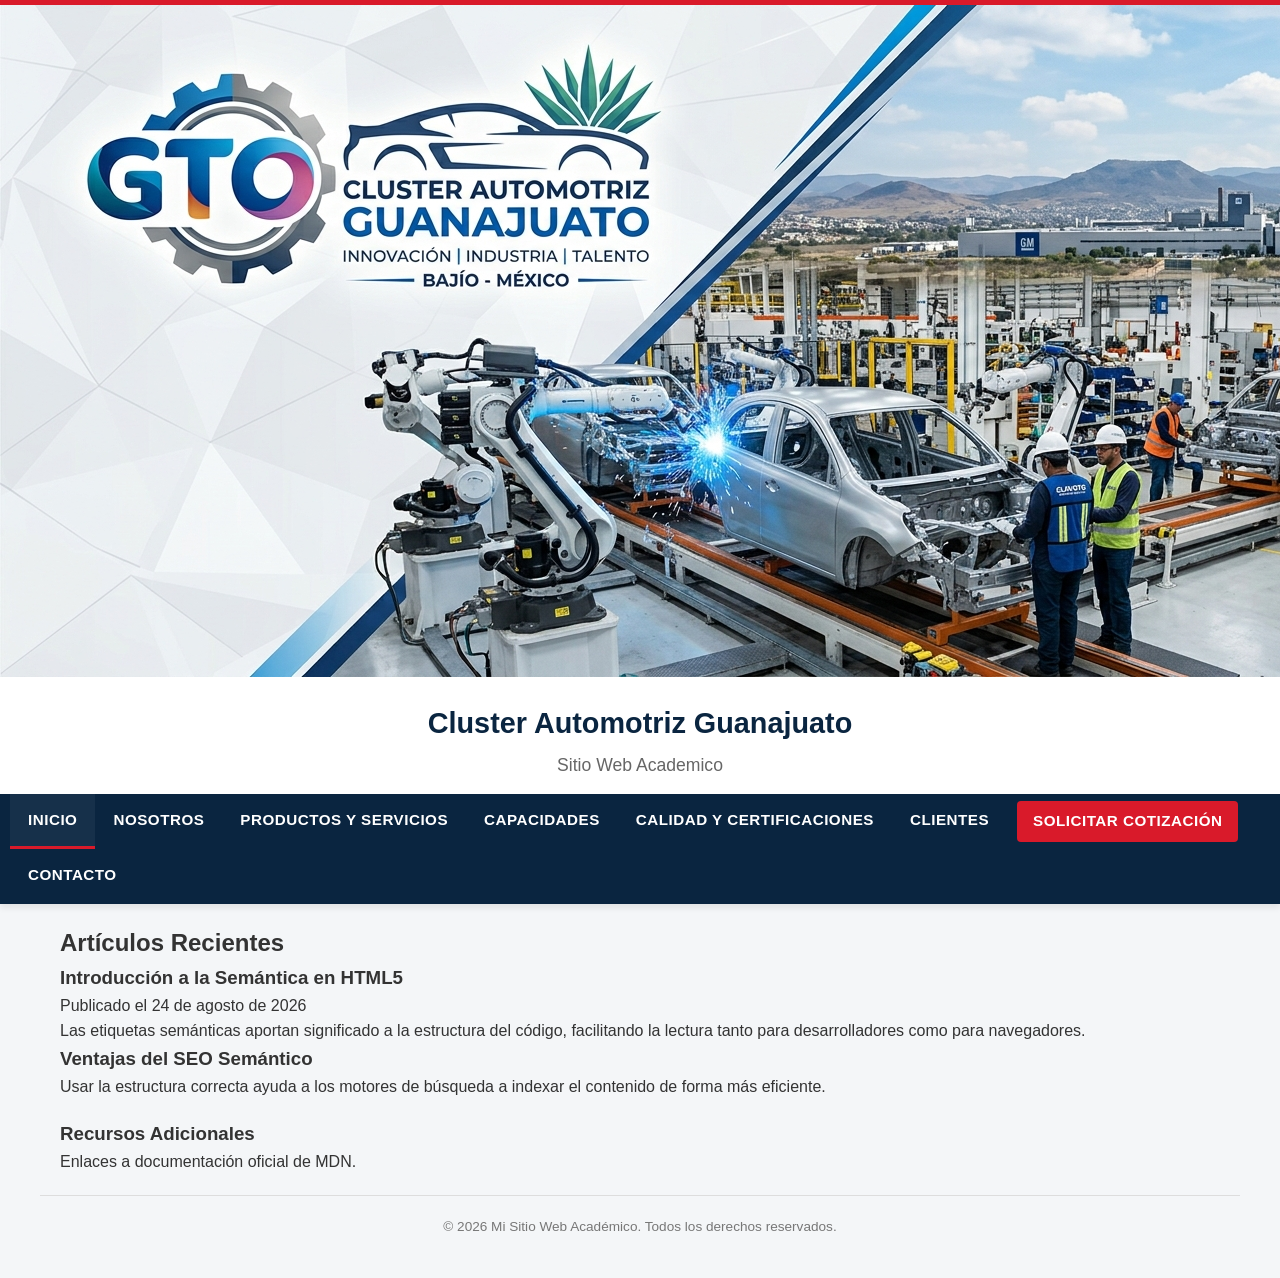
<file: cluster/index.html>
<!DOCTYPE html>
<html lang="es">
<head>
    <meta charset="UTF-8">
    <meta name="viewport" content="width=device-width, initial-scale=1.0">
    
    <title>Plantilla Semántica HTML5 - Clúster Automotriz</title>
    <link rel="stylesheet" href="css/main.css"> 
</head>
<body>

    <!-- Encabezado principal del sitio -->
    <header class="header-site">
        <img src="img/Imagen_cluster_automotriz.jpg" alt="Logotipo Cluster Automotriz">
        <h1 id="sub">Cluster Automotriz Guanajuato</h1>
        <h1 id="sub1">Sitio Web Academico</h1>
        
        <!-- Menú de navegación principal -->
        <nav id="navbar" class="main-nav">
            <ul class="nav-list">
                <li class="nav-item"><a href="#inicio" class="nav-link active">Inicio</a></li>
                <li class="nav-item"><a href="#nosotros" class="nav-link">Nosotros</a></li>
                <li class="nav-item"><a href="#productos_servicios" class="nav-link">Productos y Servicios</a></li>
                <li class="nav-item"><a href="#capacidades" class="nav-link">Capacidades</a></li>
                <li class="nav-item"><a href="#calidad_certificaciones" class="nav-link">Calidad y Certificaciones</a></li>
                <li class="nav-item"><a href="#sectores_clientes" class="nav-link">Clientes</a></li>
                <li class="nav-item"><a href="#cotizacion" class="nav-link btn-quote">Solicitar Cotización</a></li>
                <li class="nav-item"><a href="#contacto" class="nav-link">Contacto</a></li>
            </ul>
        </nav>
    </header>

    <!-- Contenido principal de la página -->
    <main>
        <!-- Sección temática -->
        <section id="articulos">
            <h2>Artículos Recientes</h2>

            <article>
                <h3>Introducción a la Semántica en HTML5</h3>
                <p>Publicado el <time datetime="2026-08-24">24 de agosto de 2026</time></p>
                <p>Las etiquetas semánticas aportan significado a la estructura del código, facilitando la lectura tanto para desarrolladores como para navegadores.</p>
            </article>

            <article>
                <h3>Ventajas del SEO Semántico</h3>
                <p>Usar la estructura correcta ayuda a los motores de búsqueda a indexar el contenido de forma más eficiente.</p>
            </article>
        </section>
    </main>

    <!-- Barra lateral -->
    <aside>
        <h3>Recursos Adicionales</h3>
        <p>Enlaces a documentación oficial de MDN.</p>
    </aside>

    <!-- Pie de página -->
    <footer>
        <p>&copy; 2026 Mi Sitio Web Académico. Todos los derechos reservados.</p>
    </footer>

</body>
</html>
</file>
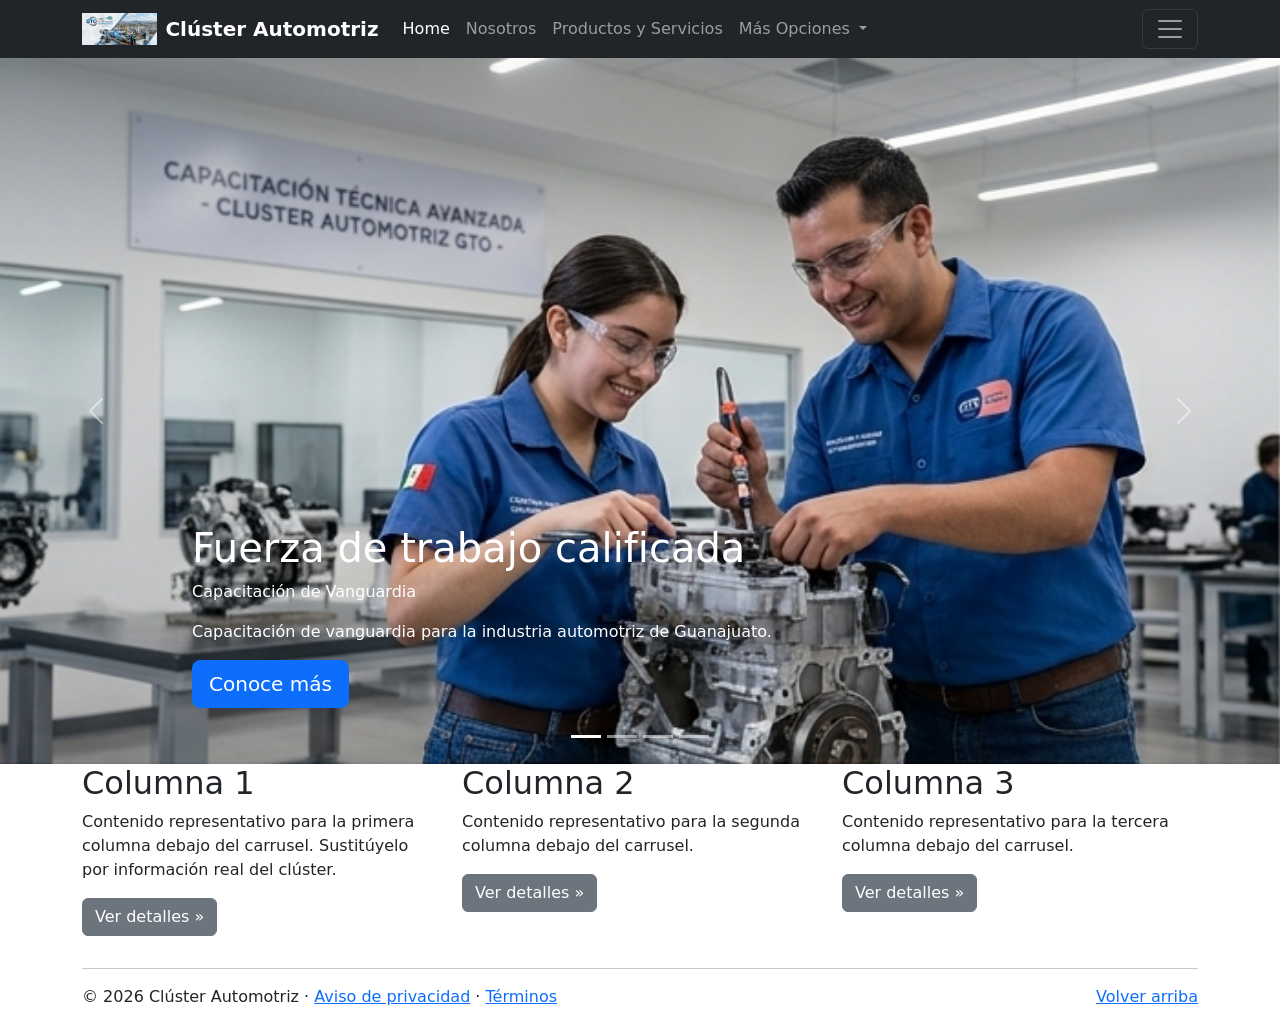
<file: cluster/PrograWeb_Bootstrap/index.html>
<!doctype html>
<html lang="es" data-bs-theme="auto">
  <head>
    <meta charset="utf-8">
    <meta name="viewport" content="width=device-width, initial-scale=1">
    <meta name="description" content="Sitio del Clúster Automotriz">
    <title>Clúster Automotriz</title>

    <link href="https://cdn.jsdelivr.net/npm/bootstrap@5.3.8/dist/css/bootstrap.min.css" rel="stylesheet" integrity="sha384-sRIl4kxILFvY47J16cr9ZwB07vP4J8+LH7qKQnuqkuIAvNWLzeN8tE5YBujZqJLB" crossorigin="anonymous">


  </head>
  <body>
    <div class="d-flex flex-column min-vh-100">

      <header data-bs-theme="dark">
        <div class="collapse text-bg-dark" id="navbarHeader">
          <div class="container">
            <div class="row">
              <div class="col-sm-8 col-md-7 py-4">
                <h4>Clúster Automotriz</h4>
                <p class="text-body-secondary">Impulsando la competitividad de la industria automotriz en la región. Conoce nuestras iniciativas, proyectos y aliados.</p>
              </div>
              <div class="col-sm-4 offset-md-1 py-4">
                <h4>Contacto</h4>
                <ul class="list-unstyled">
                  <li><a href="#" class="text-white">Síguenos en Twitter</a></li>
                  <li><a href="#" class="text-white">Síguenos en Facebook</a></li>
                  <li><a href="#" class="text-white">Escríbenos</a></li>
                </ul>
              </div>
            </div>
          </div>
        </div>

        <nav class="navbar navbar-dark bg-dark shadow-sm navbar-expand-lg">
          <div class="container">
            <a href="#" class="navbar-brand d-flex align-items-center">
              <img src="img/Imagen_cluster_automotriz.jpg" alt="Logotipo Cluster Automotriz" height="32" class="me-2">
              <strong>Clúster Automotriz</strong>
            </a>

            <button class="navbar-toggler" type="button" data-bs-toggle="collapse" data-bs-target="#navbarNavDropdown" aria-controls="navbarNavDropdown" aria-expanded="false" aria-label="Toggle navigation">
              <span class="navbar-toggler-icon"></span>
            </button>

            <div class="collapse navbar-collapse" id="navbarNavDropdown">
              <ul class="navbar-nav me-auto mb-2 mb-lg-0">
                <li class="nav-item">
                  <a class="nav-link active" aria-current="page" href="#">Home</a>
                </li>
                <li class="nav-item">
                  <a class="nav-link" href="nosotros.html">Nosotros</a>
                </li>
                <li class="nav-item">
                  <a class="nav-link" href="productos-servicios.html">Productos y Servicios</a>
                </li>
                <li class="nav-item dropdown">
                  <a class="nav-link dropdown-toggle" href="#" role="button" data-bs-toggle="dropdown" aria-expanded="false">
                    Más Opciones
                  </a>
                  <ul class="dropdown-menu">
                    <li><a class="dropdown-item" href="contacto.html">Contacto</a></li>
                    <li><a class="dropdown-item" href="facturacion.html">Facturación</a></li>
                    <li><a class="dropdown-item" href="soporte-tecnico.html">Soporte Técnico</a></li>
                  </ul>
                </li>
              </ul>

              <button class="navbar-toggler d-none d-lg-inline-block ms-2" type="button" data-bs-toggle="collapse" data-bs-target="#navbarHeader" aria-controls="navbarHeader" aria-expanded="false" aria-label="Toggle navigation">
                <span class="navbar-toggler-icon"></span>
              </button>
            </div>
          </div>
        </nav>
      </header>

      <main class="flex-shrink-0">
        <div id="carouselExample" class="carousel slide" data-bs-ride="carousel">

          <div class="carousel-indicators">
            <button type="button" data-bs-target="#carouselExample" data-bs-slide-to="0" class="active" aria-current="true" aria-label="Slide 1"></button>
            <button type="button" data-bs-target="#carouselExample" data-bs-slide-to="1" aria-label="Slide 2"></button>
            <button type="button" data-bs-target="#carouselExample" data-bs-slide-to="2" aria-label="Slide 3"></button>
            <button type="button" data-bs-target="#carouselExample" data-bs-slide-to="3" aria-label="Slide 4"></button>
          </div>

          <div class="carousel-inner">
            <div class="carousel-item active">
              <img src="img/carrusel/imagen_carrusel_1.jpg" class="d-block w-100" alt="Imagen carrusel 1">
              <div class="container">
                <div class="carousel-caption text-start">
                  <h1>Fuerza de trabajo calificada</h1>
                  <p>Capacitación de Vanguardia</p>
                  <p>Capacitación de vanguardia para la industria automotriz de Guanajuato.</p>
                  <p><a class="btn btn-lg btn-primary" href="#">Conoce más</a></p>
                </div>
              </div>
            </div>
            <div class="carousel-item">
              <img src="img/carrusel/imagen_carrusel_2.jpg" class="d-block w-100" alt="Imagen carrusel 2">
              <div class="container">
                <div class="carousel-caption">
                  <h1>Tecnología e Innovación</h1>
                  <p>Impulsando el futuro de la movilidad.</p>
                  <p><a class="btn btn-lg btn-primary" href="#">Conoce más</a></p>
                </div>
              </div>
            </div>
            <div class="carousel-item">
              <img src="img/carrusel/imagen_carrusel_3.jpg" class="d-block w-100" alt="Imagen carrusel 3">
              <div class="container">
                <div class="carousel-caption text-end">
                  <h1>Ubicación estratégica y logística</h1>
                  <p>Conectividad nacional.</p>
                  <p>Conectividad global desde el centro de México</p>
                  <p><a class="btn btn-lg btn-primary" href="#">Conoce más</a></p>
                </div>
              </div>
            </div>
            <div class="carousel-item">
              <img src="img/carrusel/imagen_carrusel_4.jpg" class="d-block w-100" alt="Imagen carrusel 4">
              <div class="container">
                <div class="carousel-caption">
                  <h1>Crecimiento y Colaboración</h1>
                  <p>Guanajuato Automotriz. Un ecosistema empresarial fuerte y comprometido.</p>
                  <p><a class="btn btn-lg btn-primary" href="#">Conoce más</a></p>
                </div>
              </div>
            </div>
          </div>

          <button class="carousel-control-prev" type="button" data-bs-target="#carouselExample" data-bs-slide="prev">
            <span class="carousel-control-prev-icon" aria-hidden="true"></span>
            <span class="visually-hidden">Anterior</span>
          </button>
          <button class="carousel-control-next" type="button" data-bs-target="#carouselExample" data-bs-slide="next">
            <span class="carousel-control-next-icon" aria-hidden="true"></span>
            <span class="visually-hidden">Siguiente</span>
          </button>
        </div>

        <div class="container marketing">
          <div class="row">
            <div class="col-lg-4">
              <h2>Columna 1</h2>
              <p>Contenido representativo para la primera columna debajo del carrusel. Sustitúyelo por información real del clúster.</p>
              <p><a class="btn btn-secondary" href="#">Ver detalles &raquo;</a></p>
            </div>
            <div class="col-lg-4">
              <h2>Columna 2</h2>
              <p>Contenido representativo para la segunda columna debajo del carrusel.</p>
              <p><a class="btn btn-secondary" href="#">Ver detalles &raquo;</a></p>
            </div>
            <div class="col-lg-4">
              <h2>Columna 3</h2>
              <p>Contenido representativo para la tercera columna debajo del carrusel.</p>
              <p><a class="btn btn-secondary" href="#">Ver detalles &raquo;</a></p>
            </div>
          </div>

          <hr class="featurette-divider">
        </div>
      </main>

      <footer class="container">
        <p class="float-end"><a href="#">Volver arriba</a></p>
        <p>&copy; 2026 Clúster Automotriz &middot; <a href="#">Aviso de privacidad</a> &middot; <a href="#">Términos</a></p>
      </footer>
    </div>

    <script src="https://cdn.jsdelivr.net/npm/bootstrap@5.3.8/dist/js/bootstrap.bundle.min.js" integrity="sha384-FKyoEForCGlyvwx9Hj09JcYn3nv7wiPVlz7YYwJrWVcXK/BmnVDxM+D2scQbITxI" crossorigin="anonymous"></script>
  </body>
</html>
</file>
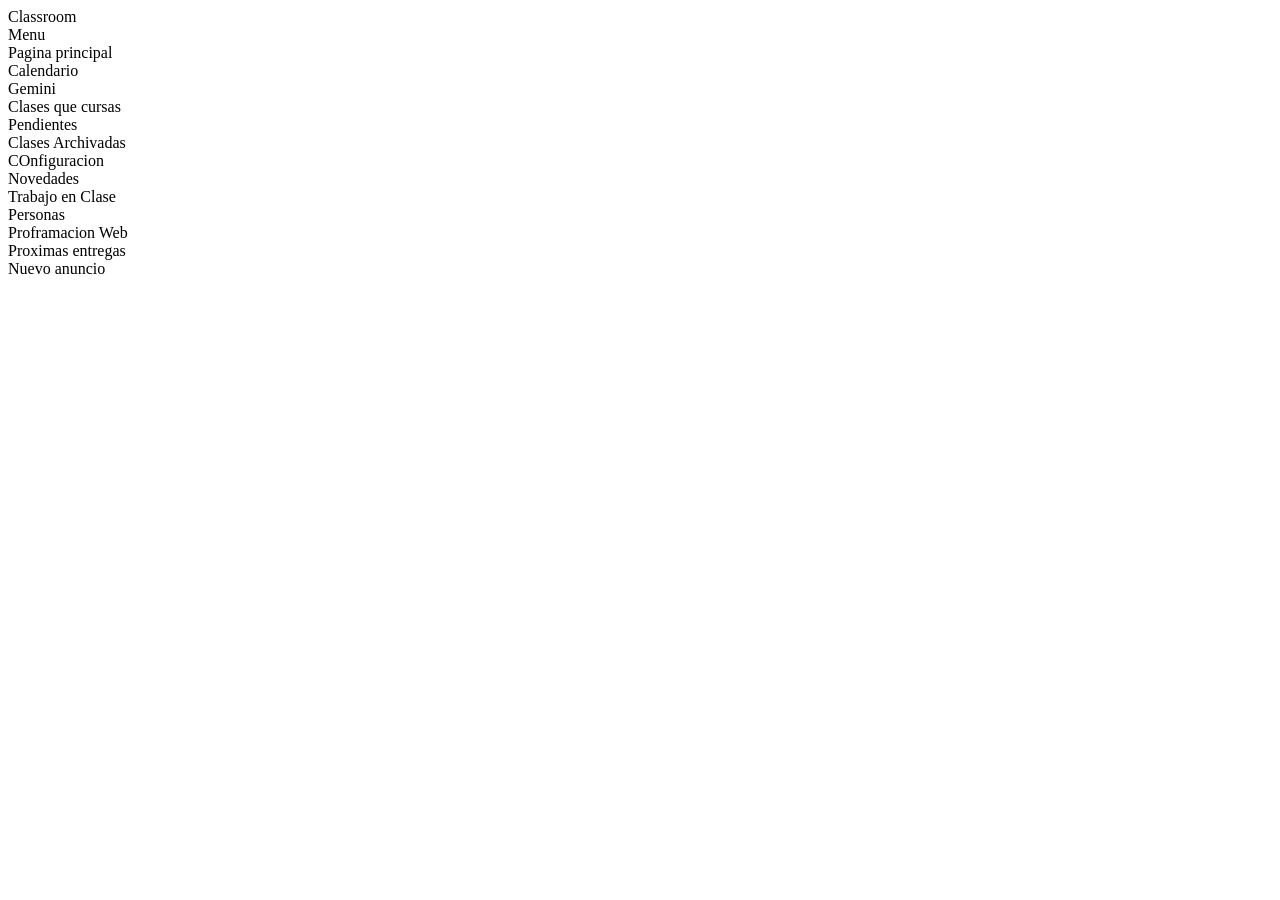
<file: cluster/plantillas/classroom.html>
<!DOCTYPE html>
<html lang="en">
<head>
    <meta charset="UTF-8">
    <meta name="viewport" content="width=device-width, initial-scale=1.0">
    <title>Document</title>
</head>
<body>
    <header>Classroom</header>
    <nav>
        <aside>
            <section>Menu</section>
            <section>Pagina principal</section>
            <section>Calendario</section>
            <section>Gemini</section>
            <section>Clases que cursas</section>
            <section>Pendientes</section>
            <section>Clases Archivadas</section>
            <section>COnfiguracion</section>
        </aside>
    </nav>
    
    <main>
        <nav>
            <section>Novedades</section>
            <section>Trabajo en Clase</section>
            <section>Personas</section>
        </nav>

        <header>Proframacion Web</header>

        <aside>Proximas entregas</aside>

        <article>
            <section>Nuevo anuncio</section>
        </article>

    </main>


</body>
</html>
</file>
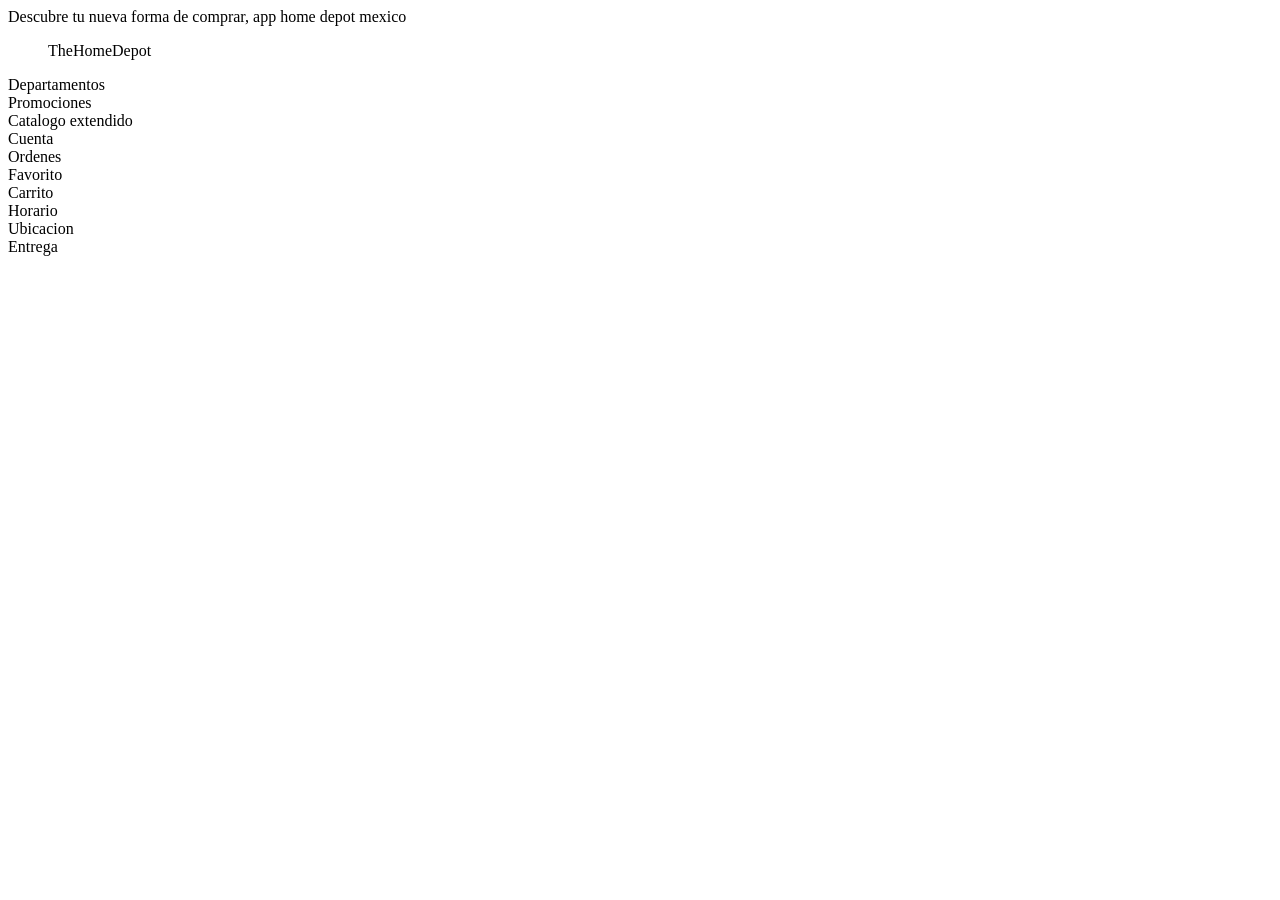
<file: cluster/plantillas/homedepot.html>
<!DOCTYPE html>
<html lang="en">
<head>
    <meta charset="UTF-8">
    <meta name="viewport" content="width=device-width, initial-scale=1.0">
    <title>The Home Depot</title>
</head>
<body>
    <header>Descubre tu nueva forma de comprar, app home depot mexico</header>

    <section>
        <nav>
            <figure>TheHomeDepot</figure>
            <section>Departamentos</section>
            <section>Promociones</section>
            <section>Catalogo extendido</section>
            <section>Cuenta</section>
            <section>Ordenes</section>
            <section>Favorito</section>
            <section>Carrito</section>
            <section>Horario</section>
            <section>Ubicacion</section>
            <section>Entrega</section>
        </nav>
    </section>

    <section>
        <nav>
            <figure></figure>
        </nav>
    </section>

</body>
</html>
</file>
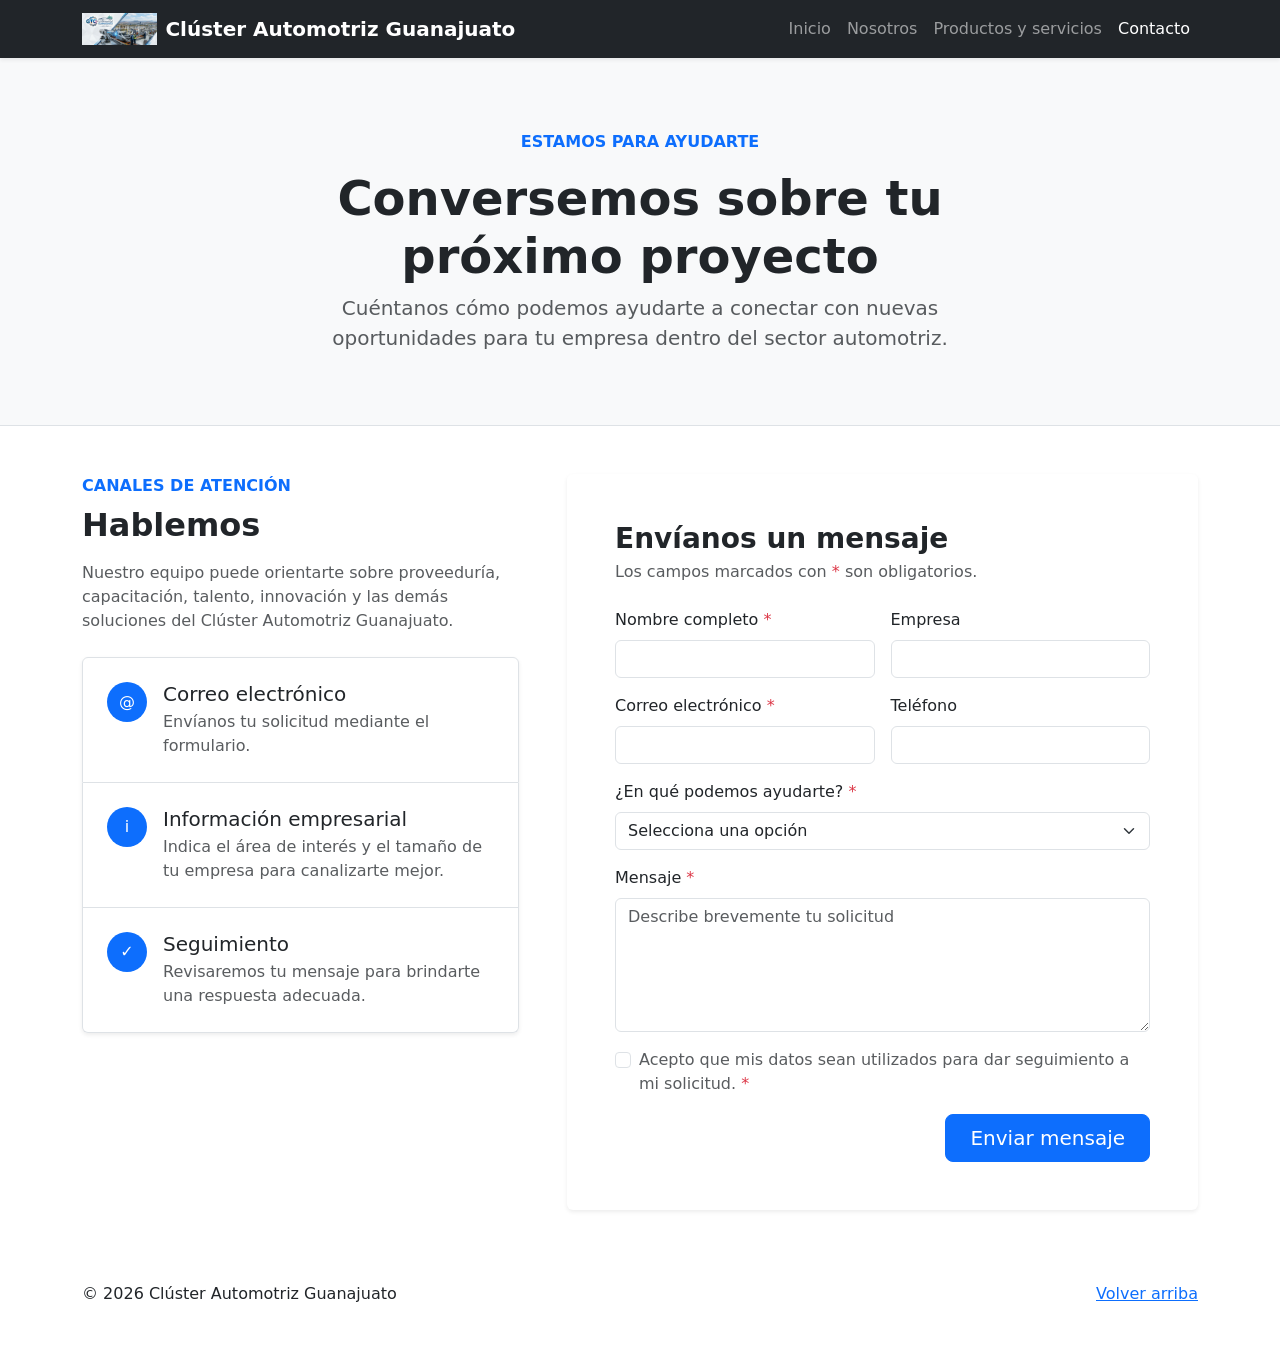
<file: cluster/PrograWeb_Bootstrap/contacto.html>
<!doctype html>
<html lang="es" data-bs-theme="auto">
	<head>
		<meta charset="utf-8">
		<meta name="viewport" content="width=device-width, initial-scale=1">
		<meta name="description" content="Ponte en contacto con el Clúster Automotriz Guanajuato.">
		<title>Contacto | Clúster Automotriz Guanajuato</title>

		<link href="https://cdn.jsdelivr.net/npm/bootstrap@5.3.8/dist/css/bootstrap.min.css" rel="stylesheet" integrity="sha384-sRIl4kxILFvY47J16cr9ZwB07vP4J8+LH7qKQnuqkuIAvNWLzeN8tE5YBujZqJLB" crossorigin="anonymous">
		<link rel="stylesheet" href="css/styles.css">
	</head>
	<body>
		<div class="d-flex flex-column min-vh-100">
			<header data-bs-theme="dark">
				<nav class="navbar navbar-dark bg-dark shadow-sm navbar-expand-lg">
					<div class="container">
						<a href="index.html" class="navbar-brand d-flex align-items-center">
							<img src="img/Imagen_cluster_automotriz.jpg" alt="Logotipo del Clúster Automotriz Guanajuato" height="32" class="me-2">
							<strong>Clúster Automotriz Guanajuato</strong>
						</a>

						<button class="navbar-toggler" type="button" data-bs-toggle="collapse" data-bs-target="#navbarNav" aria-controls="navbarNav" aria-expanded="false" aria-label="Mostrar navegación">
							<span class="navbar-toggler-icon"></span>
						</button>

						<div class="collapse navbar-collapse" id="navbarNav">
							<ul class="navbar-nav ms-auto">
								<li class="nav-item"><a class="nav-link" href="index.html">Inicio</a></li>
								<li class="nav-item"><a class="nav-link" href="nosotros.html">Nosotros</a></li>
								<li class="nav-item"><a class="nav-link" href="productos-servicios.html">Productos y servicios</a></li>
								<li class="nav-item"><a class="nav-link active" aria-current="page" href="contacto.html">Contacto</a></li>
							</ul>
						</div>
					</div>
				</nav>
			</header>

			<main class="flex-shrink-0">
				<section class="bg-body-tertiary border-bottom py-5">
					<div class="container py-lg-4">
						<div class="col-lg-8 mx-auto text-center">
							<p class="text-uppercase text-primary fw-semibold mb-3">Estamos para ayudarte</p>
							<h1 class="display-5 fw-bold">Conversemos sobre tu próximo proyecto</h1>
							<p class="lead text-body-secondary mb-0">Cuéntanos cómo podemos ayudarte a conectar con nuevas oportunidades para tu empresa dentro del sector automotriz.</p>
						</div>
					</div>
				</section>

				<section class="container py-5" aria-labelledby="contacto-titulo">
					<div class="row g-5">
						<div class="col-lg-5">
							<p class="text-uppercase text-primary fw-semibold mb-2">Canales de atención</p>
							<h2 id="contacto-titulo" class="fw-bold mb-3">Hablemos</h2>
							<p class="text-body-secondary mb-4">Nuestro equipo puede orientarte sobre proveeduría, capacitación, talento, innovación y las demás soluciones del Clúster Automotriz Guanajuato.</p>

							<div class="list-group shadow-sm">
								<div class="list-group-item p-4">
									<div class="d-flex gap-3">
										<div class="bg-primary text-white rounded-circle d-flex align-items-center justify-content-center flex-shrink-0" style="width: 2.5rem; height: 2.5rem;" aria-hidden="true">@</div>
										<div>
											<h3 class="h5 mb-1">Correo electrónico</h3>
											<p class="text-body-secondary mb-0">Envíanos tu solicitud mediante el formulario.</p>
										</div>
									</div>
								</div>
								<div class="list-group-item p-4">
									<div class="d-flex gap-3">
										<div class="bg-primary text-white rounded-circle d-flex align-items-center justify-content-center flex-shrink-0" style="width: 2.5rem; height: 2.5rem;" aria-hidden="true">i</div>
										<div>
											<h3 class="h5 mb-1">Información empresarial</h3>
											<p class="text-body-secondary mb-0">Indica el área de interés y el tamaño de tu empresa para canalizarte mejor.</p>
										</div>
									</div>
								</div>
								<div class="list-group-item p-4">
									<div class="d-flex gap-3">
										<div class="bg-primary text-white rounded-circle d-flex align-items-center justify-content-center flex-shrink-0" style="width: 2.5rem; height: 2.5rem;" aria-hidden="true">✓</div>
										<div>
											<h3 class="h5 mb-1">Seguimiento</h3>
											<p class="text-body-secondary mb-0">Revisaremos tu mensaje para brindarte una respuesta adecuada.</p>
										</div>
									</div>
								</div>
							</div>
						</div>

						<div class="col-lg-7">
							<div class="card border-0 shadow-sm">
								<div class="card-body p-4 p-md-5">
									<h2 class="h3 fw-bold mb-1">Envíanos un mensaje</h2>
									<p class="text-body-secondary mb-4">Los campos marcados con <span class="text-danger">*</span> son obligatorios.</p>

									<form action="#" method="post">
										<div class="row g-3">
											<div class="col-md-6">
												<label for="nombre" class="form-label">Nombre completo <span class="text-danger" aria-hidden="true">*</span></label>
												<input type="text" class="form-control" id="nombre" name="nombre" autocomplete="name" required>
											</div>
											<div class="col-md-6">
												<label for="empresa" class="form-label">Empresa</label>
												<input type="text" class="form-control" id="empresa" name="empresa" autocomplete="organization">
											</div>
											<div class="col-md-6">
												<label for="correo" class="form-label">Correo electrónico <span class="text-danger" aria-hidden="true">*</span></label>
												<input type="email" class="form-control" id="correo" name="correo" autocomplete="email" required>
											</div>
											<div class="col-md-6">
												<label for="telefono" class="form-label">Teléfono</label>
												<input type="tel" class="form-control" id="telefono" name="telefono" autocomplete="tel">
											</div>
											<div class="col-12">
												<label for="interes" class="form-label">¿En qué podemos ayudarte? <span class="text-danger" aria-hidden="true">*</span></label>
												<select class="form-select" id="interes" name="interes" required>
													<option value="" selected disabled>Selecciona una opción</option>
													<option value="asistencia">Asistencia personalizada</option>
													<option value="proveeduria">Desarrollo de proveeduría</option>
													<option value="capacitacion">Capacitación y formación</option>
													<option value="talento">Gestión del talento humano</option>
													<option value="innovacion">Innovación y tecnología</option>
													<option value="directorio">Directorio especializado</option>
													<option value="otro">Otro tema</option>
												</select>
											</div>
											<div class="col-12">
												<label for="mensaje" class="form-label">Mensaje <span class="text-danger" aria-hidden="true">*</span></label>
												<textarea class="form-control" id="mensaje" name="mensaje" rows="5" placeholder="Describe brevemente tu solicitud" required></textarea>
											</div>
											<div class="col-12">
												<div class="form-check">
													<input class="form-check-input" type="checkbox" value="acepto" id="privacidad" required>
													<label class="form-check-label text-body-secondary" for="privacidad">Acepto que mis datos sean utilizados para dar seguimiento a mi solicitud. <span class="text-danger" aria-hidden="true">*</span></label>
												</div>
											</div>
											<div class="col-12 d-flex justify-content-end">
												<button type="submit" class="btn btn-primary btn-lg px-4">Enviar mensaje</button>
											</div>
										</div>
									</form>
								</div>
							</div>
						</div>
					</div>
				</section>
			</main>

			<footer class="container mt-auto py-4">
				<p class="float-end"><a href="#">Volver arriba</a></p>
				<p class="mb-0">&copy; 2026 Clúster Automotriz Guanajuato</p>
			</footer>
		</div>

		<script src="https://cdn.jsdelivr.net/npm/bootstrap@5.3.8/dist/js/bootstrap.bundle.min.js" integrity="sha384-FKyoEForCGlyvwx9Hj09JcYn3nv7wiPVlz7YYwJrWVcXK/BmnVDxM+D2scQbITxI" crossorigin="anonymous"></script>
	</body>
</html>
</file>
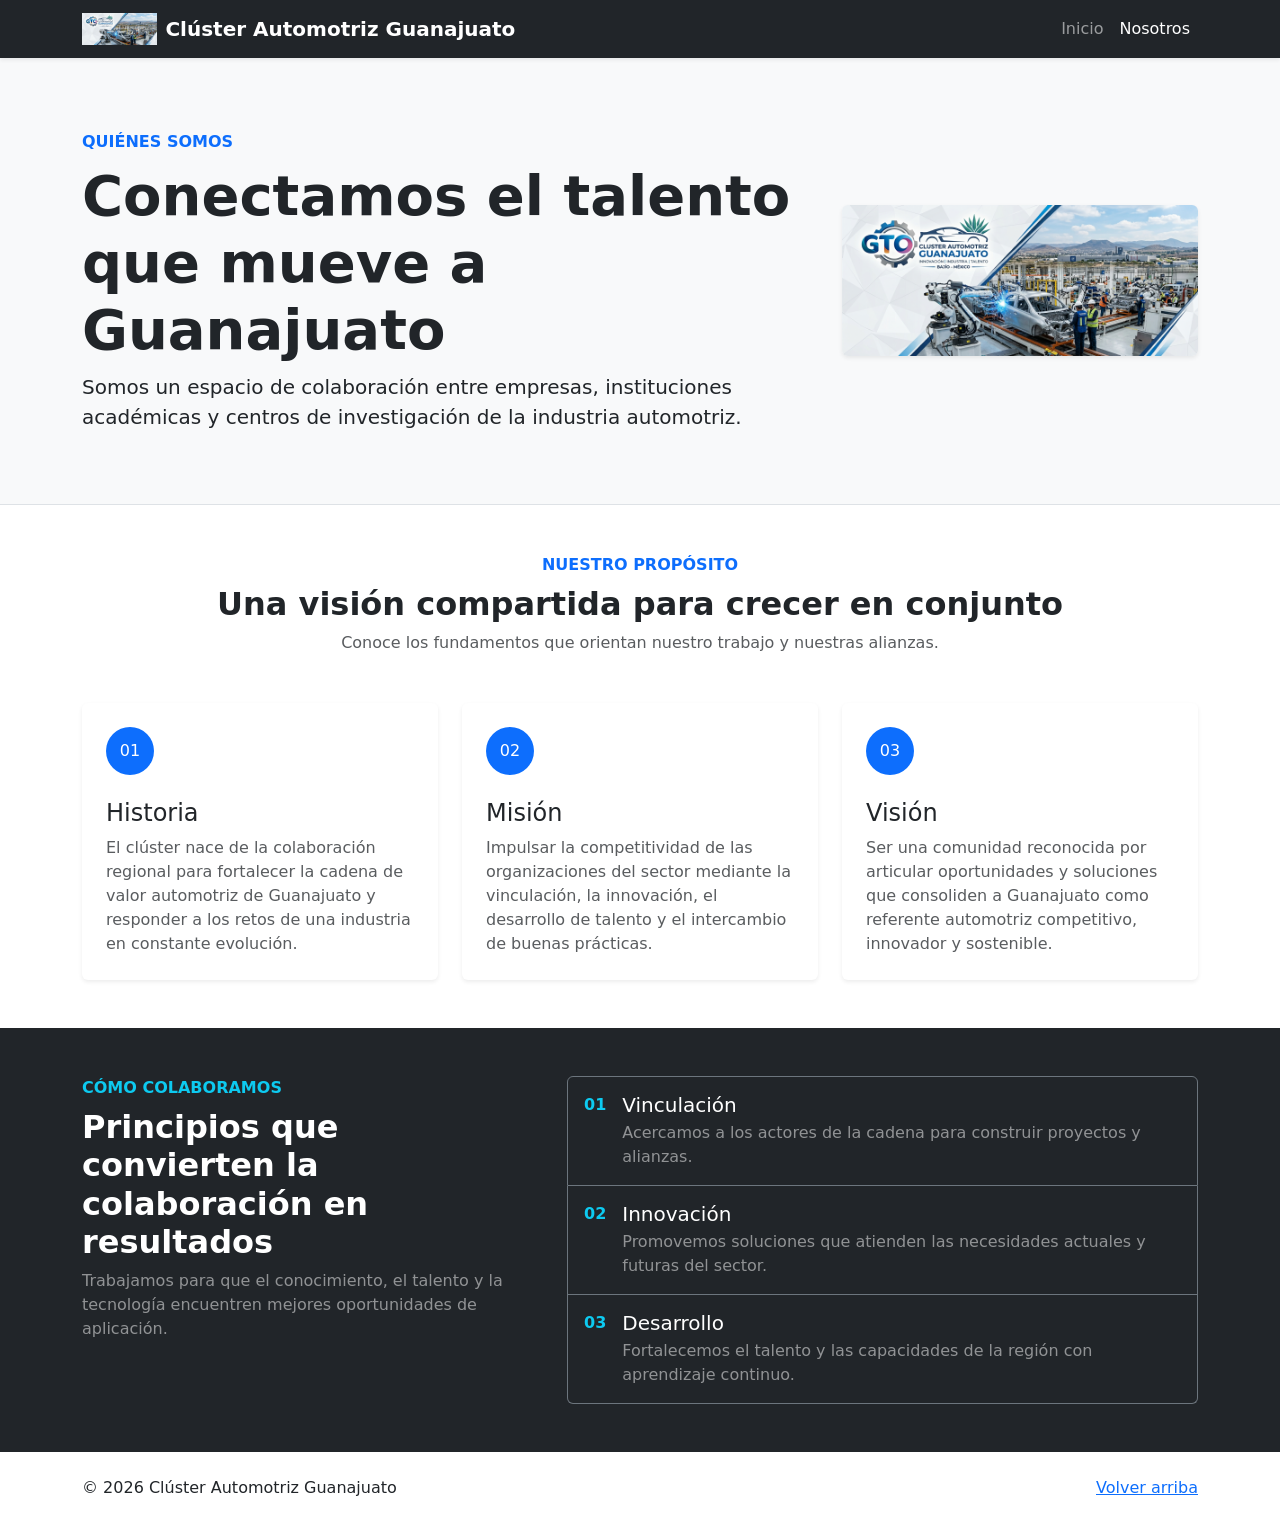
<file: cluster/PrograWeb_Bootstrap/nosotros.html>
<!doctype html>
<html lang="es" data-bs-theme="auto">
	<head>
		<meta charset="utf-8">
		<meta name="viewport" content="width=device-width, initial-scale=1">
		<meta name="description" content="Historia, misión y visión del Clúster Automotriz Guanajuato.">
		<title>Nosotros | Clúster Automotriz Guanajuato</title>

		<link href="https://cdn.jsdelivr.net/npm/bootstrap@5.3.8/dist/css/bootstrap.min.css" rel="stylesheet" integrity="sha384-sRIl4kxILFvY47J16cr9ZwB07vP4J8+LH7qKQnuqkuIAvNWLzeN8tE5YBujZqJLB" crossorigin="anonymous">
		<link rel="stylesheet" href="css/styles.css">
	</head>
	<body>
		<div class="d-flex flex-column min-vh-100">
			<header data-bs-theme="dark">
				<nav class="navbar navbar-dark bg-dark shadow-sm navbar-expand-lg">
					<div class="container">
						<a href="index.html" class="navbar-brand d-flex align-items-center">
							<img src="img/Imagen_cluster_automotriz.jpg" alt="Logotipo del Clúster Automotriz Guanajuato" height="32" class="me-2">
							<strong>Clúster Automotriz Guanajuato</strong>
						</a>

						<button class="navbar-toggler" type="button" data-bs-toggle="collapse" data-bs-target="#navbarNav" aria-controls="navbarNav" aria-expanded="false" aria-label="Mostrar navegación">
							<span class="navbar-toggler-icon"></span>
						</button>

						<div class="collapse navbar-collapse" id="navbarNav">
							<ul class="navbar-nav ms-auto">
								<li class="nav-item"><a class="nav-link" href="index.html">Inicio</a></li>
								<li class="nav-item"><a class="nav-link active" aria-current="page" href="nosotros.html">Nosotros</a></li>
							</ul>
						</div>
					</div>
				</nav>
			</header>

			<main class="flex-shrink-0">
				<section class="bg-body-tertiary border-bottom py-5">
					<div class="container py-lg-4">
						<div class="row align-items-center g-4">
							<div class="col-lg-8">
								<p class="text-uppercase text-primary fw-semibold mb-2">Quiénes somos</p>
								<h1 class="display-4 fw-bold">Conectamos el talento que mueve a Guanajuato</h1>
								<p class="lead mb-0">Somos un espacio de colaboración entre empresas, instituciones académicas y centros de investigación de la industria automotriz.</p>
							</div>
							<div class="col-lg-4 text-center">
								<img src="img/Imagen_cluster_automotriz.jpg" class="img-fluid rounded shadow-sm" alt="Identidad del Clúster Automotriz Guanajuato">
							</div>
						</div>
					</div>
				</section>

				<section class="container py-5" aria-labelledby="proposito-titulo">
					<div class="text-center mb-5">
						<p class="text-uppercase text-primary fw-semibold mb-2">Nuestro propósito</p>
						<h2 id="proposito-titulo" class="fw-bold">Una visión compartida para crecer en conjunto</h2>
						<p class="text-body-secondary mb-0">Conoce los fundamentos que orientan nuestro trabajo y nuestras alianzas.</p>
					</div>

					<div class="row row-cols-1 row-cols-md-3 g-4">
						<div class="col">
							<article class="card h-100 border-0 shadow-sm">
								<div class="card-body p-4">
									<div class="bg-primary text-white rounded-circle d-inline-flex align-items-center justify-content-center mb-4" style="width: 3rem; height: 3rem;" aria-hidden="true">01</div>
									<h3 class="h4 card-title">Historia</h3>
									<p class="card-text text-body-secondary">El clúster nace de la colaboración regional para fortalecer la cadena de valor automotriz de Guanajuato y responder a los retos de una industria en constante evolución.</p>
								</div>
							</article>
						</div>

						<div class="col">
							<article class="card h-100 border-0 shadow-sm">
								<div class="card-body p-4">
									<div class="bg-primary text-white rounded-circle d-inline-flex align-items-center justify-content-center mb-4" style="width: 3rem; height: 3rem;" aria-hidden="true">02</div>
									<h3 class="h4 card-title">Misión</h3>
									<p class="card-text text-body-secondary">Impulsar la competitividad de las organizaciones del sector mediante la vinculación, la innovación, el desarrollo de talento y el intercambio de buenas prácticas.</p>
								</div>
							</article>
						</div>

						<div class="col">
							<article class="card h-100 border-0 shadow-sm">
								<div class="card-body p-4">
									<div class="bg-primary text-white rounded-circle d-inline-flex align-items-center justify-content-center mb-4" style="width: 3rem; height: 3rem;" aria-hidden="true">03</div>
									<h3 class="h4 card-title">Visión</h3>
									<p class="card-text text-body-secondary">Ser una comunidad reconocida por articular oportunidades y soluciones que consoliden a Guanajuato como referente automotriz competitivo, innovador y sostenible.</p>
								</div>
							</article>
						</div>
					</div>
				</section>

				<section class="bg-dark text-white py-5" aria-labelledby="principios-titulo">
					<div class="container">
						<div class="row g-5 align-items-start">
							<div class="col-lg-5">
								<p class="text-uppercase text-info fw-semibold mb-2">Cómo colaboramos</p>
								<h2 id="principios-titulo" class="fw-bold">Principios que convierten la colaboración en resultados</h2>
								<p class="text-white-50">Trabajamos para que el conocimiento, el talento y la tecnología encuentren mejores oportunidades de aplicación.</p>
							</div>
							<div class="col-lg-7">
								<div class="list-group">
									<div class="list-group-item bg-transparent text-white border-secondary d-flex gap-3 py-3">
										<span class="fw-bold text-info">01</span>
										<div><h3 class="h5 mb-1">Vinculación</h3><p class="mb-0 text-white-50">Acercamos a los actores de la cadena para construir proyectos y alianzas.</p></div>
									</div>
									<div class="list-group-item bg-transparent text-white border-secondary d-flex gap-3 py-3">
										<span class="fw-bold text-info">02</span>
										<div><h3 class="h5 mb-1">Innovación</h3><p class="mb-0 text-white-50">Promovemos soluciones que atienden las necesidades actuales y futuras del sector.</p></div>
									</div>
									<div class="list-group-item bg-transparent text-white border-secondary d-flex gap-3 py-3">
										<span class="fw-bold text-info">03</span>
										<div><h3 class="h5 mb-1">Desarrollo</h3><p class="mb-0 text-white-50">Fortalecemos el talento y las capacidades de la región con aprendizaje continuo.</p></div>
									</div>
								</div>
							</div>
						</div>
					</div>
				</section>
			</main>

			<footer class="container mt-auto py-4">
				<p class="float-end"><a href="#">Volver arriba</a></p>
				<p class="mb-0">&copy; 2026 Clúster Automotriz Guanajuato</p>
			</footer>
		</div>

		<script src="https://cdn.jsdelivr.net/npm/bootstrap@5.3.8/dist/js/bootstrap.bundle.min.js" integrity="sha384-FKyoEForCGlyvwx9Hj09JcYn3nv7wiPVlz7YYwJrWVcXK/BmnVDxM+D2scQbITxI" crossorigin="anonymous"></script>
	</body>
</html>
</file>
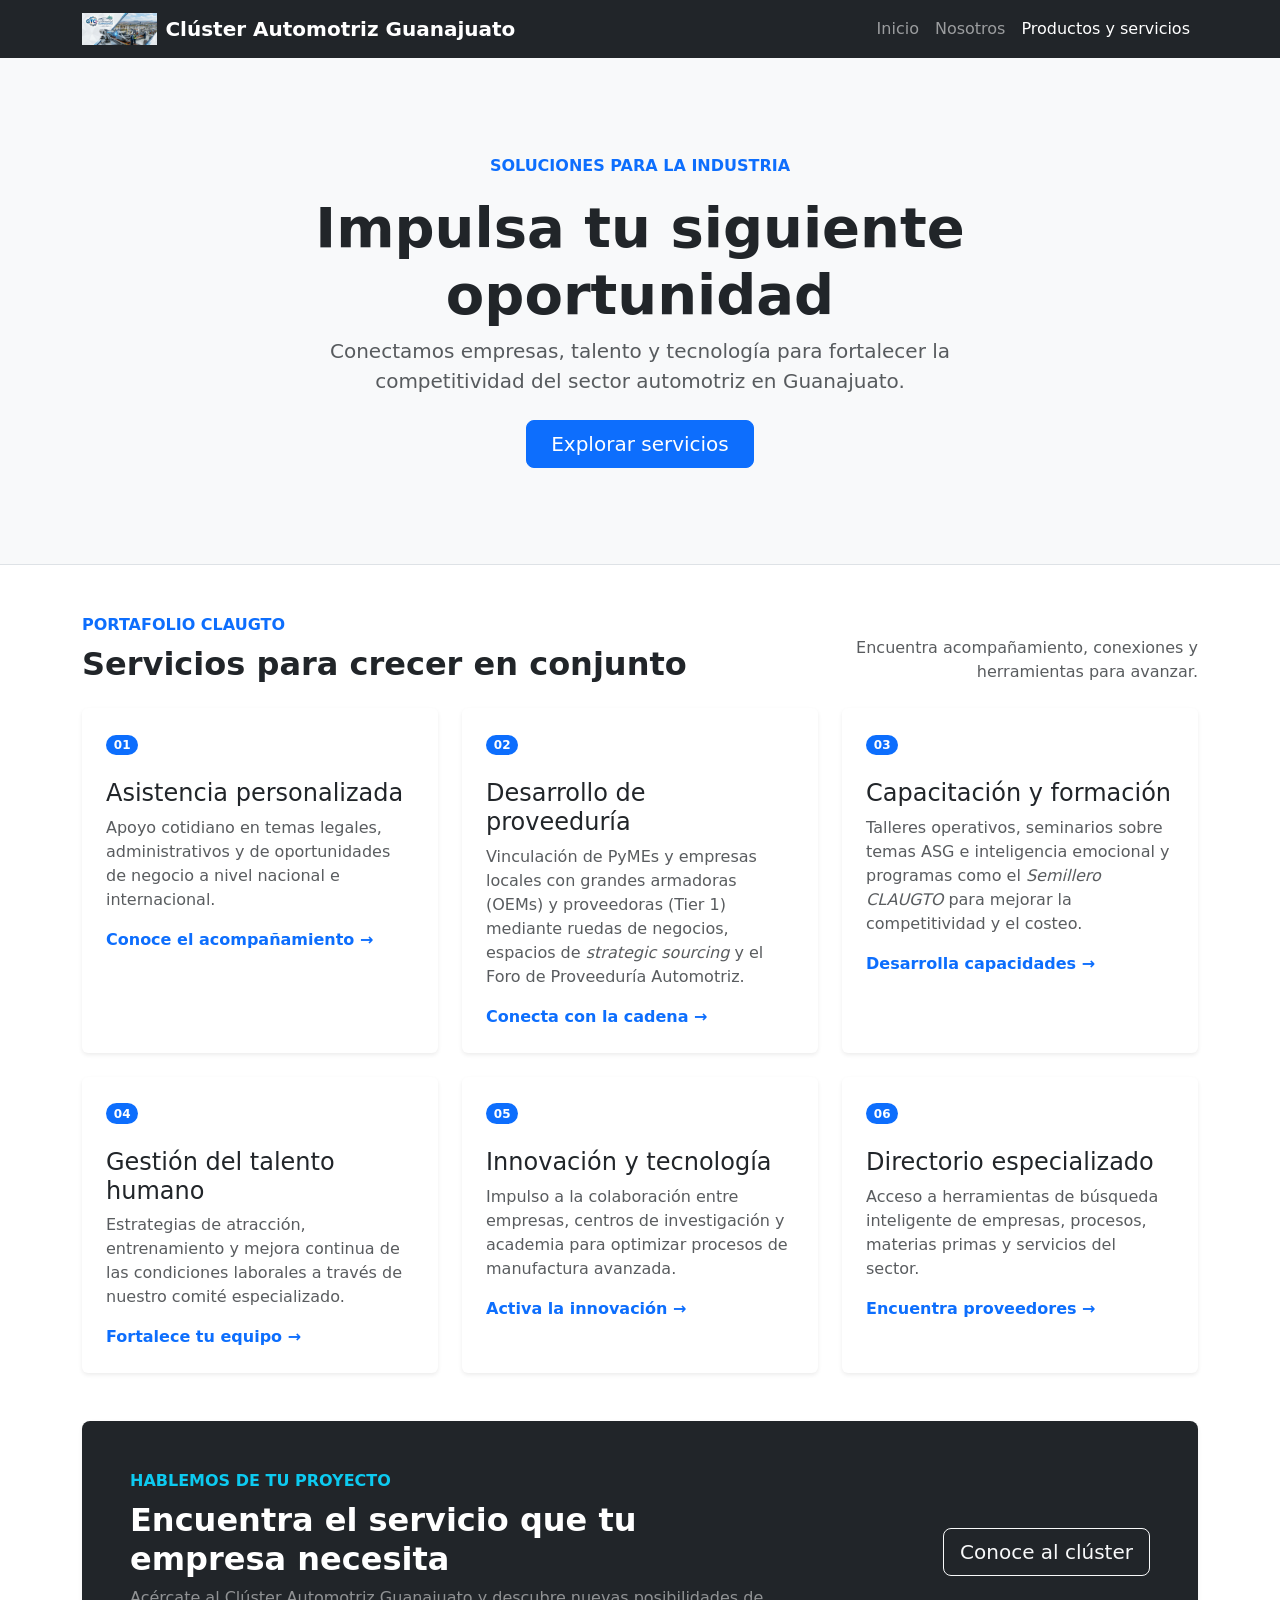
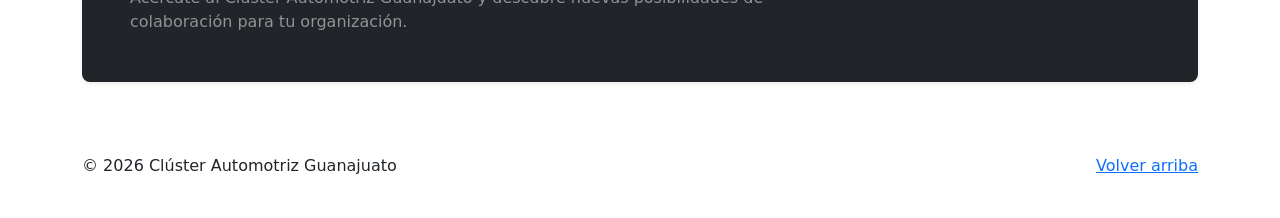
<file: cluster/PrograWeb_Bootstrap/productos-servicios.html>
<!doctype html>
<html lang="es" data-bs-theme="auto">
	<head>
		<meta charset="utf-8">
		<meta name="viewport" content="width=device-width, initial-scale=1">
		<meta name="description" content="Servicios del Clúster Automotriz Guanajuato para fortalecer la industria y su cadena de proveeduría.">
		<title>Productos y servicios | Clúster Automotriz Guanajuato</title>

		<link href="https://cdn.jsdelivr.net/npm/bootstrap@5.3.8/dist/css/bootstrap.min.css" rel="stylesheet" integrity="sha384-sRIl4kxILFvY47J16cr9ZwB07vP4J8+LH7qKQnuqkuIAvNWLzeN8tE5YBujZqJLB" crossorigin="anonymous">
		<link rel="stylesheet" href="css/styles.css">
	</head>
	<body>
		<div class="d-flex flex-column min-vh-100">
			<header data-bs-theme="dark">
				<nav class="navbar navbar-dark bg-dark shadow-sm navbar-expand-lg">
					<div class="container">
						<a href="index.html" class="navbar-brand d-flex align-items-center">
							<img src="img/Imagen_cluster_automotriz.jpg" alt="Logotipo del Clúster Automotriz Guanajuato" height="32" class="me-2">
							<strong>Clúster Automotriz Guanajuato</strong>
						</a>

						<button class="navbar-toggler" type="button" data-bs-toggle="collapse" data-bs-target="#navbarNav" aria-controls="navbarNav" aria-expanded="false" aria-label="Mostrar navegación">
							<span class="navbar-toggler-icon"></span>
						</button>

						<div class="collapse navbar-collapse" id="navbarNav">
							<ul class="navbar-nav ms-auto">
								<li class="nav-item"><a class="nav-link" href="index.html">Inicio</a></li>
								<li class="nav-item"><a class="nav-link" href="nosotros.html">Nosotros</a></li>
								<li class="nav-item"><a class="nav-link active" aria-current="page" href="productos-servicios.html">Productos y servicios</a></li>
							</ul>
						</div>
					</div>
				</nav>
			</header>

			<main class="flex-shrink-0">
				<section class="position-relative overflow-hidden py-5 bg-body-tertiary border-bottom">
					<div class="container py-lg-5">
						<div class="col-lg-8 mx-auto text-center">
							<p class="text-uppercase text-primary fw-semibold mb-3">Soluciones para la industria</p>
							<h1 class="display-4 fw-bold">Impulsa tu siguiente oportunidad</h1>
							<p class="lead text-body-secondary mb-4">Conectamos empresas, talento y tecnología para fortalecer la competitividad del sector automotriz en Guanajuato.</p>
							<a href="#servicios" class="btn btn-primary btn-lg px-4">Explorar servicios</a>
						</div>
					</div>
				</section>

				<section id="servicios" class="container py-5" aria-labelledby="servicios-titulo">
					<div class="row mb-4 align-items-end">
						<div class="col-md-8">
							<p class="text-uppercase text-primary fw-semibold mb-2">Portafolio CLAUGTO</p>
							<h2 id="servicios-titulo" class="fw-bold mb-0">Servicios para crecer en conjunto</h2>
						</div>
						<div class="col-md-4 text-md-end mt-3 mt-md-0">
							<p class="text-body-secondary mb-0">Encuentra acompañamiento, conexiones y herramientas para avanzar.</p>
						</div>
					</div>

					<div class="row row-cols-1 row-cols-md-2 row-cols-xl-3 g-4">
						<div class="col">
							<article class="card h-100 border-0 shadow-sm">
								<div class="card-body p-4">
									<span class="badge text-bg-primary rounded-pill mb-4">01</span>
									<h3 class="h4">Asistencia personalizada</h3>
									<p class="text-body-secondary">Apoyo cotidiano en temas legales, administrativos y de oportunidades de negocio a nivel nacional e internacional.</p>
									<a href="#contacto" class="link-primary text-decoration-none fw-semibold">Conoce el acompañamiento &rarr;</a>
								</div>
							</article>
						</div>

						<div class="col">
							<article class="card h-100 border-0 shadow-sm">
								<div class="card-body p-4">
									<span class="badge text-bg-primary rounded-pill mb-4">02</span>
									<h3 class="h4">Desarrollo de proveeduría</h3>
									<p class="text-body-secondary">Vinculación de PyMEs y empresas locales con grandes armadoras (OEMs) y proveedoras (Tier 1) mediante ruedas de negocios, espacios de <em>strategic sourcing</em> y el Foro de Proveeduría Automotriz.</p>
									<a href="#contacto" class="link-primary text-decoration-none fw-semibold">Conecta con la cadena &rarr;</a>
								</div>
							</article>
						</div>

						<div class="col">
							<article class="card h-100 border-0 shadow-sm">
								<div class="card-body p-4">
									<span class="badge text-bg-primary rounded-pill mb-4">03</span>
									<h3 class="h4">Capacitación y formación</h3>
									<p class="text-body-secondary">Talleres operativos, seminarios sobre temas ASG e inteligencia emocional y programas como el <em>Semillero CLAUGTO</em> para mejorar la competitividad y el costeo.</p>
									<a href="#contacto" class="link-primary text-decoration-none fw-semibold">Desarrolla capacidades &rarr;</a>
								</div>
							</article>
						</div>

						<div class="col">
							<article class="card h-100 border-0 shadow-sm">
								<div class="card-body p-4">
									<span class="badge text-bg-primary rounded-pill mb-4">04</span>
									<h3 class="h4">Gestión del talento humano</h3>
									<p class="text-body-secondary">Estrategias de atracción, entrenamiento y mejora continua de las condiciones laborales a través de nuestro comité especializado.</p>
									<a href="#contacto" class="link-primary text-decoration-none fw-semibold">Fortalece tu equipo &rarr;</a>
								</div>
							</article>
						</div>

						<div class="col">
							<article class="card h-100 border-0 shadow-sm">
								<div class="card-body p-4">
									<span class="badge text-bg-primary rounded-pill mb-4">05</span>
									<h3 class="h4">Innovación y tecnología</h3>
									<p class="text-body-secondary">Impulso a la colaboración entre empresas, centros de investigación y academia para optimizar procesos de manufactura avanzada.</p>
									<a href="#contacto" class="link-primary text-decoration-none fw-semibold">Activa la innovación &rarr;</a>
								</div>
							</article>
						</div>

						<div class="col">
							<article class="card h-100 border-0 shadow-sm">
								<div class="card-body p-4">
									<span class="badge text-bg-primary rounded-pill mb-4">06</span>
									<h3 class="h4">Directorio especializado</h3>
									<p class="text-body-secondary">Acceso a herramientas de búsqueda inteligente de empresas, procesos, materias primas y servicios del sector.</p>
									<a href="#contacto" class="link-primary text-decoration-none fw-semibold">Encuentra proveedores &rarr;</a>
								</div>
							</article>
						</div>
					</div>
				</section>

				<section id="contacto" class="container pb-5" aria-labelledby="conecta-titulo">
					<div class="row g-0 align-items-stretch bg-dark text-white rounded-3 overflow-hidden shadow-sm">
						<div class="col-lg-8 p-4 p-md-5">
							<p class="text-uppercase text-info fw-semibold mb-2">Hablemos de tu proyecto</p>
							<h2 id="conecta-titulo" class="fw-bold">Encuentra el servicio que tu empresa necesita</h2>
							<p class="text-white-50 mb-0">Acércate al Clúster Automotriz Guanajuato y descubre nuevas posibilidades de colaboración para tu organización.</p>
						</div>
						<div class="col-lg-4 d-flex align-items-center justify-content-lg-end p-4 p-md-5">
							<a href="nosotros.html" class="btn btn-outline-light btn-lg">Conoce al clúster</a>
						</div>
					</div>
				</section>
			</main>

			<footer class="container mt-auto py-4">
				<p class="float-end"><a href="#">Volver arriba</a></p>
				<p class="mb-0">&copy; 2026 Clúster Automotriz Guanajuato</p>
			</footer>
		</div>

		<script src="https://cdn.jsdelivr.net/npm/bootstrap@5.3.8/dist/js/bootstrap.bundle.min.js" integrity="sha384-FKyoEForCGlyvwx9Hj09JcYn3nv7wiPVlz7YYwJrWVcXK/BmnVDxM+D2scQbITxI" crossorigin="anonymous"></script>
	</body>
</html>
</file>
<file: cluster/css/main.css>
/* ==========================================================================
   CONFIGURACIÓN GENERAL Y PALETA DE COLORES (CLAUGTO INSPIRATION)
   ========================================================================== */
:root {
    --color-azul-primario: #0A2540;   /* Azul profundo automotriz */
    --color-azul-hover: #153E66;      /* Azul intermedio para interactividad */
    --color-rojo-acento: #D91A2A;     /* Rojo institucional dinámico */
    --color-rojo-hover: #B01220;      /* Rojo oscuro para hover en botones */
    --color-blanco: #FFFFFF;          /* Blanco limpio */
    --color-fondo-gris: #F4F6F8;     /* Fondo suave para contraste */
    --color-texto: #333333;           /* Texto legible */
    --fuente-principal: Arial, Helvetica, sans-serif;
}

* {
    box-sizing: border-box;
    margin: 0;
    padding: 0;
}

body {
    font-family: var(--fuente-principal);
    background-color: var(--color-fondo-gris);
    color: var(--color-texto);
    line-height: 1.6;
}

/* ==========================================================================
   ENCABEZADO Y NAVEGACIÓN HORIZONTAL
   ========================================================================== */
.header-site {
    background-color: var(--color-blanco);
    border-top: 5px solid var(--color-rojo-acento);
    box-shadow: 0 4px 6px rgba(0, 0, 0, 0.08);
}

#sub {
    text-align: center;
    font-size: 1.8rem;
    color: var(--color-azul-primario);
    padding: 15px 20px 5px 20px;
}

#sub1 {
    text-align: center;
    font-size: 1.1rem;
    color: #666666;
    font-weight: normal;
    padding: 0 20px 15px 20px;
}

/* Estructura del Menú Principal */
.main-nav {
    background-color: var(--color-azul-primario);
    width: 100%;
}

/* Lista horizontal */
.nav-list {
    list-style: none;
    display: flex;
    flex-wrap: wrap; /* Permite adaptación en pantallas medianas */
    align-items: center;
    margin: 0;
    padding: 0 10px;
}

/* Elementos de la lista */
.nav-item {
    margin: 0;
}

/* Enlaces del menú */
.nav-link {
    display: block;
    padding: 14px 18px;
    color: var(--color-blanco);
    text-decoration: none;
    font-size: 0.95rem;
    font-weight: bold;
    text-transform: uppercase;
    letter-spacing: 0.5px;
    transition: background-color 0.3s ease, color 0.3s ease;
    border-bottom: 3px solid transparent;
}

/* Estado Hover y Activo */
.nav-link:hover {
    background-color: var(--color-azul-hover);
    border-bottom: 3px solid var(--color-rojo-acento);
}

.nav-link.active {
    border-bottom: 3px solid var(--color-rojo-acento);
    background-color: rgba(255, 255, 255, 0.05);
}

/* Destacado especial: Solicitar Cotización */
.nav-link.btn-quote {
    background-color: var(--color-rojo-acento);
    color: var(--color-blanco);
    border-radius: 4px;
    padding: 8px 16px;
    margin: 6px 10px;
    border-bottom: none;
}

.nav-link.btn-quote:hover {
    background-color: var(--color-rojo-hover);
    border-bottom: none;
}

/* ==========================================================================
   ESTILOS DE CONTENIDO PRINCIPAL (EJEMPLO)
   ========================================================================== */
main, aside, footer {
    max-width: 1200px;
    margin: 20px auto;
    padding: 0 20px;
}

footer {
    text-align: center;
    padding: 20px 0;
    border-top: 1px solid #ddd;
    font-size: 0.85rem;
    color: #777;
}
</file>
<file: cluster/PrograWeb_Bootstrap/css/styles.css>
.b-example-divider {
        width: 100%;
        height: 3rem;
        background-color: rgba(0, 0, 0, .1);
        border: solid rgba(0, 0, 0, .15);
        border-width: 1px 0;
        box-shadow: inset 0 .5em 1.5em rgba(0, 0, 0, .1), inset 0 .125em .5em rgba(0, 0, 0, .15);
      }

      .carousel-caption p {
        text-shadow: 0 .0625rem .125rem rgba(0, 0, 0, .8);
      }

      .featurette-divider {
        margin: 5rem 0;
      }

      .featurette-heading {
        letter-spacing: -.05rem;
      }
</file>
